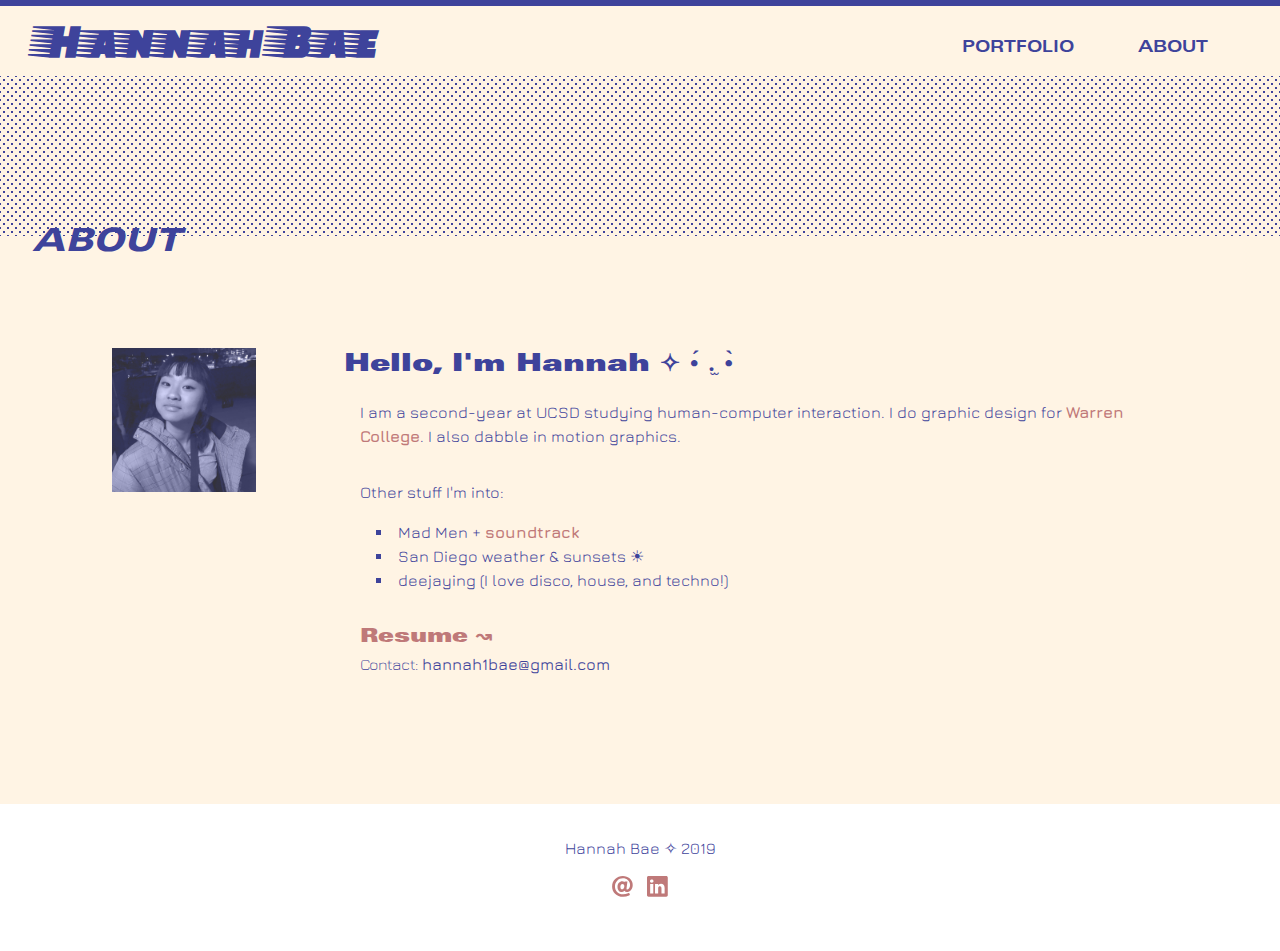
<file: about.html>
<!DOCTYPE html>
<html>
  <head>
    <meta charset="utf-8"/>
    <meta name="viewport" content="width=device-width, initial-scale=1">
  	<title>About ✧ Hannah Bae</title>

    <!-- main.css -->
  	<link rel="stylesheet" type="text/css" href="main.css">

    <!-- fonts -->
    <link href="https://fonts.googleapis.com/css?family=Faster+One|Jura:500" rel="
    stylesheet">
    <link href="https://fonts.googleapis.com/css?family=Goblin+One|Racing+Sans+One" rel="stylesheet">
    <link href="https://fonts.googleapis.com/css?family=Anonymous+Pro" rel="stylesheet">
  </head>

  <body>
    <div class="line"></div>
    <div class="wrapper">

      <!-- header/navbar -->
      <nav class="navbar">
        <a href="index.html" class="logo">Hannah Bae</a>
        <ul class="main-nav">
          <li>
            <a href="index.html" class="nav-links">Portfolio</a>
          </li>
          <li>
            <a href="#about" class="nav-links">About</a>
          </li>
        </ul>
      </nav>

      <!-- hero -->
      <div class="hero-section">
        <div class="hero-section-text">
        </div>
      </div>

      <!-- about section -->
      <div id="about">
        <h1 class="section-title">About</h1>

        <div class="about-main">

          <div class="avatar">
            <img id="avatar" src="./images/hannahnice.png">
          </div>

          <div class="about-text">
            <h3 id="hello">Hello, I'm Hannah ✧ •́ .̫ •̀</h3>
            <p>I am a second-year at UCSD studying human-computer interaction. I do graphic design for <a href="https://warren.ucsd.edu/">Warren College</a>. I also dabble in motion graphics.</p>
            <p>Other stuff I'm into:</p>
            <ul>
              <li>Mad Men + <a href="https://open.spotify.com/user/64lorence/playlist/6y9WzXplsgXRpYH79qU5ZM?si=h_Aj5K8TQO-Yx5mhViylfw" target="_blank">soundtrack</a></li>
              <li>San Diego weather & sunsets ☀</li>
              <li>deejaying (I love disco, house, and techno!)</li>

              <!--
              <div class="playlist">
                <iframe src="https://open.spotify.com/embed/user/1228166740/playlist/2XvEoD5uD45ekqgTqyxgSF&view=coverart" width="300" height="380" frameborder="0" allowtransparency="true" allow="encrypted-media"></iframe>
              </div> -->
            </ul>

            <h3 id="resume"><a href="documents/HannahBaeResume4.pdf" target="_blank">Resume &#8605</a></h3>
            <p id="contact">Contact: <a href="mailto: hannah1bae@gmail.com">hannah1bae@gmail.com</a></p>
          </div> 
        </div>
      </div>

    <!-- footer -->
    <footer class="white-footer">
      <div class="container">
        <p>Hannah Bae ✧ 2019</p>
        <div id="social">
          <ul id="social-list">
            <li id="email">
              <a href="mailto: hannah1bae@gmail.com" title="Email">
                <svg version="1.1" id="Capa_1" xmlns="http://www.w3.org/2000/svg" xmlns:xlink="http://www.w3.org/1999/xlink" x="0px" y="0px" viewBox="0 0 490.2 490.2" style= "enable-background:new 0 0 490.2 490.2;" xml:space="preserve">
                  <g>
                    <path d="M420.95,61.8C376.25,20.6,320.65,0,254.25,0c-69.8,0-129.3,23.4-178.4,70.3s-73.7,105.2-73.7,175
                      c0,66.9,23.4,124.4,70.1,172.6c46.9,48.2,109.9,72.3,189.2,72.3c47.8,0,94.7-9.8,140.7-29.5c15-6.4,22.3-23.6,16.2-38.7l0,0
                      c-6.3-15.6-24.1-22.8-39.6-16.2c-40,17.2-79.2,25.8-117.4,25.8c-60.8,0-107.9-18.5-141.3-55.6c-33.3-37-50-80.5-50-130.4
                      c0-54.2,17.9-99.4,53.6-135.7c35.6-36.2,79.5-54.4,131.5-54.4c47.9,0,88.4,14.9,121.4,44.7s49.5,67.3,49.5,112.5
                      c0,30.9-7.6,56.7-22.7,77.2c-15.1,20.6-30.8,30.8-47.1,30.8c-8.8,0-13.2-4.7-13.2-14.2c0-7.7,0.6-16.7,1.7-27.1l18.6-152.1h-64
                      l-4.1,14.9c-16.3-13.3-34.2-20-53.6-20c-30.8,0-57.2,12.3-79.1,36.8c-22,24.5-32.9,56.1-32.9,94.7c0,37.7,9.7,68.2,29.2,91.3
                      c19.5,23.2,42.9,34.7,70.3,34.7c24.5,0,45.4-10.3,62.8-30.8c13.1,19.7,32.4,29.5,57.9,29.5c37.5,0,69.9-16.3,97.2-49
                      c27.3-32.6,41-72,41-118.1C488.05,152.9,465.75,103,420.95,61.8z M273.55,291.9c-11.3,15.2-24.8,22.9-40.5,22.9
                      c-10.7,0-19.3-5.6-25.8-16.8c-6.6-11.2-9.9-25.1-9.9-41.8c0-20.6,4.6-37.2,13.8-49.8s20.6-19,34.2-19c11.8,0,22.3,4.7,31.5,14.2
                      s13.8,22.1,13.8,37.9C290.55,259.2,284.85,276.6,273.55,291.9z"/>
                  </g>
                </svg>
              </a>
            </li>

            <li id="linkedin">
              <a href="#" title="LinkedIn">
                <svg version="1.1" id="Capa_1" xmlns="http://www.w3.org/2000/svg" xmlns:xlink="http://www.w3.org/1999/xlink" x="0px" y="0px" viewBox="0 0 430.117 430.118" style="enable-background:new 0 0 430.117 430.118;"xml:space="preserve">
                  <g>
                    <path id="LinkedIn__x28_alt_x29_" d="M398.355,0H31.782C14.229,0,0.002,13.793,0.002,30.817v368.471
                      c0,17.025,14.232,30.83,31.78,30.83h366.573c17.549,0,31.76-13.814,31.76-30.83V30.817C430.115,13.798,415.904,0,398.355,0z
                       M130.4,360.038H65.413V165.845H130.4V360.038z M97.913,139.315h-0.437c-21.793,0-35.92-14.904-35.92-33.563
                      c0-19.035,14.542-33.535,36.767-33.535c22.227,0,35.899,14.496,36.331,33.535C134.654,124.415,120.555,139.315,97.913,139.315z
                       M364.659,360.038h-64.966V256.138c0-26.107-9.413-43.921-32.907-43.921c-17.973,0-28.642,12.018-33.327,23.621
                      c-1.736,4.144-2.166,9.94-2.166,15.728v108.468h-64.954c0,0,0.85-175.979,0-194.192h64.964v27.531
                      c8.624-13.229,24.035-32.1,58.534-32.1c42.76,0,74.822,27.739,74.822,87.414V360.038z M230.883,193.99
                      c0.111-0.182,0.266-0.401,0.42-0.614v0.614H230.883z"/>
                  </g>
                </svg>
              </a>
            </li>
            
          </ul>
        </div>
      </div>
    </footer>

  </body>
</html>
</file>
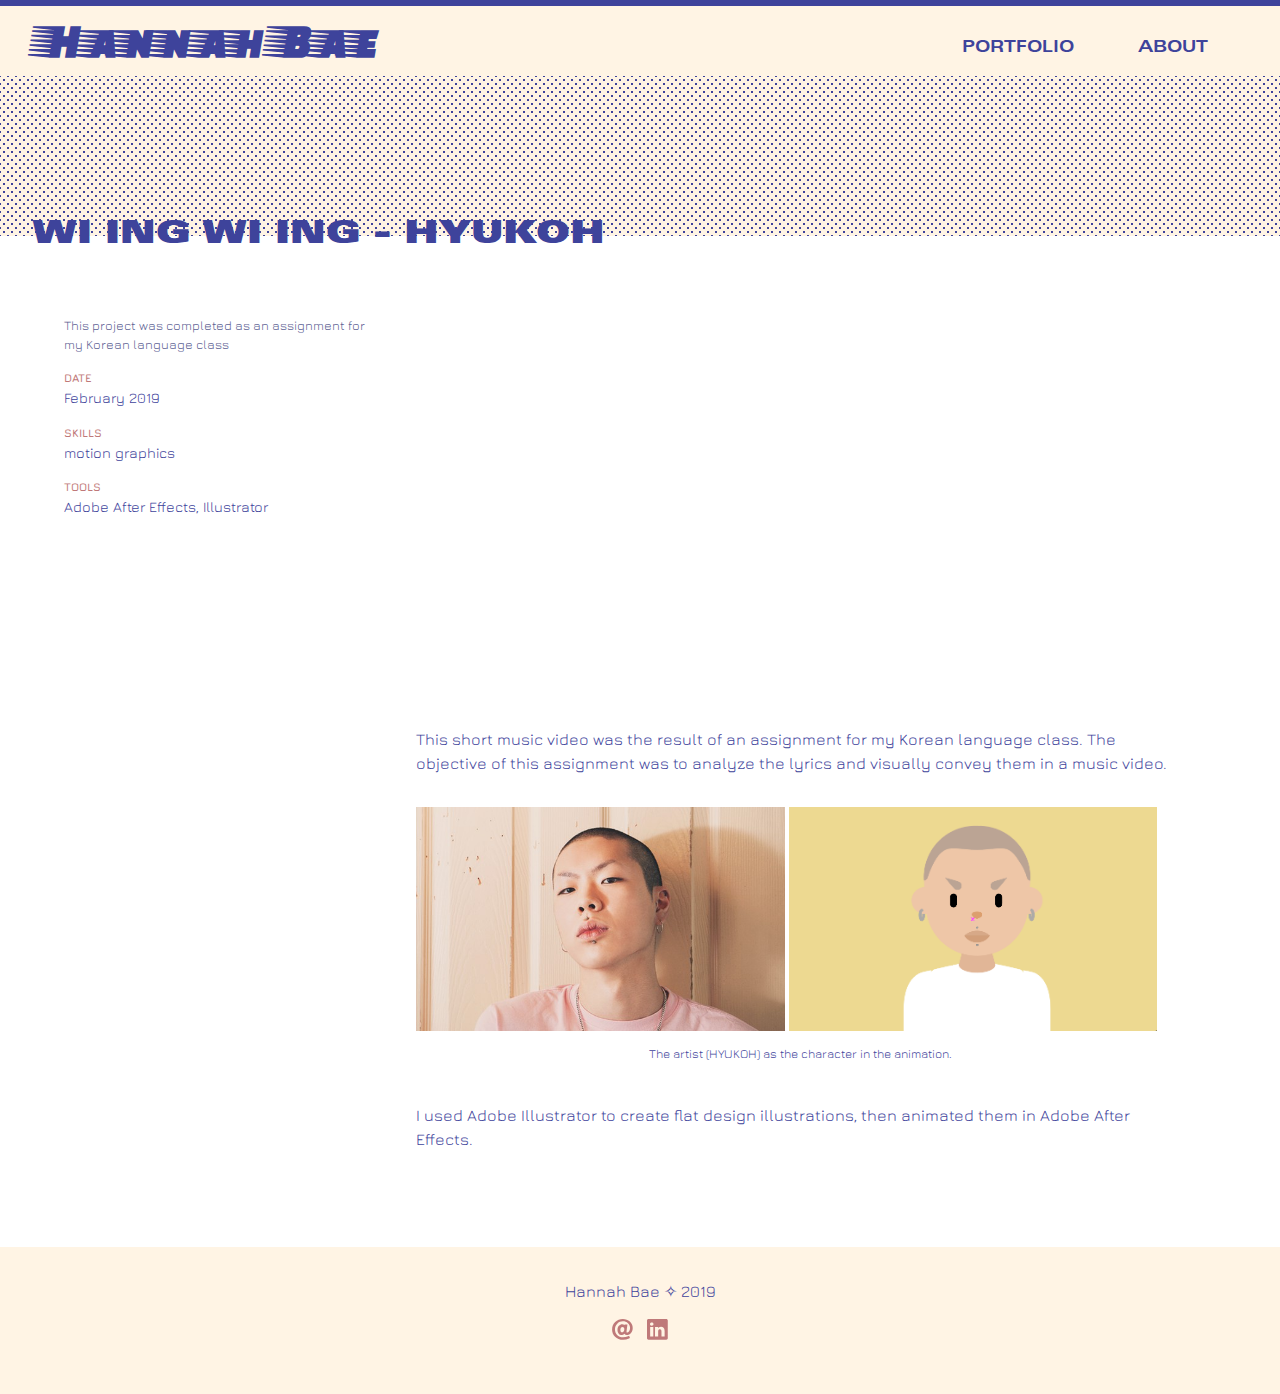
<file: wiing.html>
<!DOCTYPE html>
<html>
  <head>
    <meta charset="utf-8"/>
    <meta name="viewport" content="width=device-width, initial-scale=1">
  	<title>위잉위잉 ✧ Hannah Bae</title>

    <!-- main.css -->
  	<link rel="stylesheet" type="text/css" href="main.css">

    <!-- fonts -->
    <link href="https://fonts.googleapis.com/css?family=Faster+One|Jura:500" rel="
    stylesheet">
    <link href="https://fonts.googleapis.com/css?family=Goblin+One|Racing+Sans+One" rel="stylesheet">
    <link href="https://fonts.googleapis.com/css?family=Anonymous+Pro" rel="stylesheet">
  </head>

  <body>
    <div class="line"></div>
    <div class="wrapper">

      <!-- header/navbar -->
      <nav class="navbar">
        <a href="index.html" class="logo">Hannah Bae</a>
        <ul class="main-nav">
          <li>
            <a href="index.html" class="nav-links">Portfolio</a>
          </li>
          <li>
            <a href="about.html" class="nav-links">About</a>
          </li>
        </ul>
      </nav>

      <!-- hero -->
      <div class="hero-section">
        <div class="hero-section-text">
        </div>
      </div>

      <!-- project section -->
      <div id="project">
        <h1 class="project-name">WI ING WI ING - HYUKOH</h1>

        <div class="content">

        	<div id="side">

            <div class="info note">
              <p>This project was completed as an assignment for my Korean language class</p>
            </div>

        		<div class="info">
        			<h4>Date</h4>
        			<p>February 2019</p>
        		</div>

        		<div class="info">
        			<h4>Skills</h4>
        			<p>motion graphics</p>
        		</div>

        		<div class="info">
        			<h4>Tools</h4>
        			<p>Adobe After Effects, Illustrator</p>
        		</div>

        	</div>

        	<div id="main">
        		<iframe width="560" height="315" src="https://www.youtube.com/embed/7StgINAoJxE" frameborder="0" allow="accelerometer; autoplay; encrypted-media; gyroscope; picture-in-picture" allowfullscreen></iframe>

        		<p>This short music video was the result of an assignment for my Korean language class. The objective of this assignment was to analyze the lyrics and visually convey them in a music video.</p>

            <div id="img-cont">
              <img src="images/wiing/hyukoh-irl.jpg"/>
              <img src="images/wiing/hyukoh-character.png"/>
              <p class="caption">The artist (HYUKOH) as the character in the animation.</p>
            </div>

        		<p>I used Adobe Illustrator to create flat design illustrations, then animated them in Adobe After Effects.</p>
        	</div>

        </div>
      </div>

    </div>

    <!-- footer -->
    <footer>
      <div class="container">
        <p>Hannah Bae ✧ 2019</p>
        <div id="social">
          <ul id="social-list">
            <li id="email">
              <a href="mailto: hannah1bae@gmail.com" title="Email">
                <svg version="1.1" id="Capa_1" xmlns="http://www.w3.org/2000/svg" xmlns:xlink="http://www.w3.org/1999/xlink" x="0px" y="0px" viewBox="0 0 490.2 490.2" style= "enable-background:new 0 0 490.2 490.2;" xml:space="preserve">
                  <g>
                    <path d="M420.95,61.8C376.25,20.6,320.65,0,254.25,0c-69.8,0-129.3,23.4-178.4,70.3s-73.7,105.2-73.7,175
                      c0,66.9,23.4,124.4,70.1,172.6c46.9,48.2,109.9,72.3,189.2,72.3c47.8,0,94.7-9.8,140.7-29.5c15-6.4,22.3-23.6,16.2-38.7l0,0
                      c-6.3-15.6-24.1-22.8-39.6-16.2c-40,17.2-79.2,25.8-117.4,25.8c-60.8,0-107.9-18.5-141.3-55.6c-33.3-37-50-80.5-50-130.4
                      c0-54.2,17.9-99.4,53.6-135.7c35.6-36.2,79.5-54.4,131.5-54.4c47.9,0,88.4,14.9,121.4,44.7s49.5,67.3,49.5,112.5
                      c0,30.9-7.6,56.7-22.7,77.2c-15.1,20.6-30.8,30.8-47.1,30.8c-8.8,0-13.2-4.7-13.2-14.2c0-7.7,0.6-16.7,1.7-27.1l18.6-152.1h-64
                      l-4.1,14.9c-16.3-13.3-34.2-20-53.6-20c-30.8,0-57.2,12.3-79.1,36.8c-22,24.5-32.9,56.1-32.9,94.7c0,37.7,9.7,68.2,29.2,91.3
                      c19.5,23.2,42.9,34.7,70.3,34.7c24.5,0,45.4-10.3,62.8-30.8c13.1,19.7,32.4,29.5,57.9,29.5c37.5,0,69.9-16.3,97.2-49
                      c27.3-32.6,41-72,41-118.1C488.05,152.9,465.75,103,420.95,61.8z M273.55,291.9c-11.3,15.2-24.8,22.9-40.5,22.9
                      c-10.7,0-19.3-5.6-25.8-16.8c-6.6-11.2-9.9-25.1-9.9-41.8c0-20.6,4.6-37.2,13.8-49.8s20.6-19,34.2-19c11.8,0,22.3,4.7,31.5,14.2
                      s13.8,22.1,13.8,37.9C290.55,259.2,284.85,276.6,273.55,291.9z"/>
                  </g>
                </svg>
              </a>
            </li>

            <li id="linkedin">
              <a href="#" title="LinkedIn">
                <svg version="1.1" id="Capa_1" xmlns="http://www.w3.org/2000/svg" xmlns:xlink="http://www.w3.org/1999/xlink" x="0px" y="0px" viewBox="0 0 430.117 430.118" style="enable-background:new 0 0 430.117 430.118;"xml:space="preserve">
                  <g>
                    <path id="LinkedIn__x28_alt_x29_" d="M398.355,0H31.782C14.229,0,0.002,13.793,0.002,30.817v368.471
                      c0,17.025,14.232,30.83,31.78,30.83h366.573c17.549,0,31.76-13.814,31.76-30.83V30.817C430.115,13.798,415.904,0,398.355,0z
                       M130.4,360.038H65.413V165.845H130.4V360.038z M97.913,139.315h-0.437c-21.793,0-35.92-14.904-35.92-33.563
                      c0-19.035,14.542-33.535,36.767-33.535c22.227,0,35.899,14.496,36.331,33.535C134.654,124.415,120.555,139.315,97.913,139.315z
                       M364.659,360.038h-64.966V256.138c0-26.107-9.413-43.921-32.907-43.921c-17.973,0-28.642,12.018-33.327,23.621
                      c-1.736,4.144-2.166,9.94-2.166,15.728v108.468h-64.954c0,0,0.85-175.979,0-194.192h64.964v27.531
                      c8.624-13.229,24.035-32.1,58.534-32.1c42.76,0,74.822,27.739,74.822,87.414V360.038z M230.883,193.99
                      c0.111-0.182,0.266-0.401,0.42-0.614v0.614H230.883z"/>
                  </g>
                </svg>
              </a>
            </li>
            
          </ul>
        </div>
      </div>
    </footer>

  </body>
</html>
</file>
<file: main.css>
/*-------------
 FONTS
--------------*/

@font-face {
	font-family: 'Syne Extra';
	src: url('./fonts/Syne-Extra.woff2') format('woff2'),
			 url('./fonts/Syne-Extra.woff') format('woff');
}

@font-face {
	font-family: 'Univers LT Std 63';
	src: url('./fonts/UniversLTStd-BoldEx.woff') format('woff');
}

@font-face {
	font-family: 'Univers LT Std 73';
	src: url('./fonts/UniversLTStd-BlackEx.woff') format('woff');
}

@font-face {
	font-family: 'Univers LT Std 93';
	src: url('./fonts/UniversLTStd-XBlackEx.woff') format('woff');
}


/*-------------
 CSS RESET 
--------------*/

* {
  padding: 0;
  border: 0;
  margin: 0;
  box-sizing: border-box;
}

a {
  text-decoration: none;
}

li {
  list-style: none;
}

/*-------------
 BASE STRUCTURE 
--------------*/

html,
body {
  font-family: 'Jura', monospace;
  font-size: 16px;
  height: 100%;
  width: 100%;
  scroll-behavior: smooth;
}

body {
  color: #3e439b;
  background-color: #fff4e4;
  text-align: center;
  font-weight: 400;
  line-height: 1.5
}

::selection {
	color: #fff4e4;
	background: #3e439b;
}

a {
  color: #bf7979;
  font-weight: 900;
}
 
a:hover {
	color: #c34141;
	font-weight: 900;
	font-style: italic;
  transition: 0.3s ease;
}

.line {
	width: 100%;
	height: 6px;
	background-color: #3e439b;
}

.section-title {
	font-family: 'Univers LT Std 73', sans-serif;
	font-style: italic;
	text-transform: uppercase;
	font-size: 2em;
}


/*-------------
 HEADER / NAVBAR
--------------*/

.navbar {
	margin: 0 auto;
	padding-bottom: 1em;
	text-align: center;
	align-items: center;
}

.navbar a {
	color: #3e439b;
}

.navbar a:hover {
	color: #fff4e4;
	font-style: normal;
	text-decoration: none;
	text-shadow:
		-1px -1px 0 #3e439b,
		1px -1px 0 #3e439b,
		-1px 1px 0 #3e439b,
		1px 1px 0 #3e439b;
}

.logo {
	margin: 0 auto;
	text-align: center;
	font-size: 12.5vw;
	font-family: 'Faster One', cursive;
}

.main-nav li {
	font-family: 'Univers LT Std 63', sans-serif;
	text-transform: uppercase;
	text-align: center;
	padding: 1em;
}


@media only screen and (min-width: 900px) {

	.navbar {
		display: flex;
		justify-content: space-between;
		padding-bottom: 0;
		height: 70px;
		align-items: flex-end;
	}

	.logo {
		font-size: 3rem;
		margin-left: 40px;
	}

	.main-nav {
		display: flex;
		flex-direction: row;
		justify-content: flex-end;
		margin-right: 40px;
	}

	.nav-links {
		margin: 0 1em;
	}

}


/*-------------
 HERO
--------------*/

.hero-section {
  background-image: radial-gradient(#3e439b 15%, transparent 0),
    radial-gradient(#3e439b 15%, transparent 0);
  background-size: 8px 8px;
  background-position: 0 0, 4px 4px;
}

.hero-section-text {
	margin: auto;
	transform: rotate(-10deg);
	padding-top: 4rem;
	padding-bottom: 6rem;
	width: 50%;
	max-width: 30rem;
	font-size: 2rem;
	font-style:italic;
	line-height: 1.1;
	font-family: 'Racing Sans One', cursive;
}


/*-------------
 PORTFOLIO
--------------*/

#portfolio {
	background-color: #fff;
	padding: 40px;
	padding-top: 0;
}

 .section-title {
	text-align: left;
	position: relative;
	bottom: 1rem;
}

.project-grid {
	display: grid;
	grid-gap: 5%;
	margin: 2rem 3rem;
}

.project-card {
	margin: 0 auto;
	max-width: 20rem;
}

.card-content {
	text-align: left;
	justify-content: center;
}

.project-thumbnail {
	max-width: 100%;
	margin: 1rem 0;
	display: block;
}

.overlay {
	background-color: #3e439b;
	opacity: 1;
}

.project-card a:hover {

}

.project-title {
	font-family: 'Univers LT Std 63';
}

.project-description {
	margin: auto;
	font-weight: 400;
	color: #5c6193;
}

@media only screen and (min-width: 768px) {

	.project-grid {
		display: grid;
		grid-template-columns: 1fr 1fr;
		justify-content: center;
	}
}

@media only screen and (min-width: 1024px) {

	.project-grid {
		display: grid;
		justify-content: space-around;
		grid-gap: 0;
		/*
		grid-template-columns: 1fr 1fr 1fr;
		justify-content: center;
		*/
	}

	.project-card {
		width: 90%;
		padding: 0;
	}
}
}

/*-------------
 ABOUT
--------------*/

#about {
	padding-top: 0;
}

#about .section-title {
	padding: 2rem;
	text-align: left;
	position: relative;
	bottom: 3rem;
}

.about-main {
	display: flex;
	flex-direction: column;
	margin: 0;
	padding: 0 1rem;
}

#avatar {
	opacity: 0.8;
	width: 40%;
	max-width: 12rem;
}

.about-text {
	text-align: left;
	margin: 1rem auto;
	max-width: 30rem;
	position: relative;
	bottom: 3rem;
	padding: 3rem 0 5rem;
}

.about-text p {
	padding: .5rem;
}

.about-text li {
	list-style-type: square;
	list-style-position: inside;
	padding: 0 2rem;
}

.about-text h3 {
	font-family: 'Univers LT Std 93';
}

#hello {
	font-size: 1.5rem;
}

.playlist {
	display: block;
	margin-top: 1rem;
	text-align: center;
}

#contact {
	padding: 0 1rem;
	margin: 0;
	font-weight: 300;
}

#contact a {
	color: #3e439b;
	font-weight: 500;
}

#contact a:hover {
	font-weight: 700;
	font-style: none;
}

#resume {
	padding: 2rem 1rem 0;
}

@media only screen and (min-width: 900px) {
	.about-main {
		flex-direction: row;
		justify-content: space-around;
		margin: 0 4rem;
	}

	.avatar {
		justify-content: right;
	}

	#avatar {
		width: 90%;
		max-width: 10rem;
	}

	.about-text {
		margin: 0 2rem;
		max-width: 50rem;
	}

	.about-text p {
		padding: 1rem;
	}
}


/*-------------
 PROJECT
--------------*/

#project {
	background-color: #fff;
	position: relative;
	padding: 2rem;
	text-align: left;
}

.project-name {
	font-family: 'Univers LT Std 93';
	padding-bottom: 0;
	position: relative;
	bottom: 3.5rem;
}

#project .content {
	margin: 2rem;
	margin-top: 0;
}

#side {
	font-size: .9rem;
	display: grid;
	grid-template-columns: 1fr 1fr;
	grid-gap: 1rem;
	text-align: left;
}

.info {
	font-size: .9rem;
}

.info h4 {
	color: #bf7979;
	text-transform: uppercase;
	font-size: .7rem;
}

.note {
	font-size: .8rem;
	color: #5c6193;
}

#main {
	margin-top: 2rem;
}

#main img, iframe {
	display: block;
	margin: 2rem auto;
	max-width: 100%;
}

.caption {
	padding: .5rem 1rem;
	font-size: .75rem;
	text-align: center;
}

#img-cont img {
	max-width: 48%;
	height: auto;
	margin: auto;

	display: inline;
}

#main p {
	margin-bottom: 2rem;
}

#main h2 {
	font-family: 'Univers LT Std 73';
}

#main h3 {
	font-family: 'Univers LT Std 63';
}

@media only screen and (min-width: 768px) {

	#side {
		display: grid;
		grid-template-columns: 1fr 1fr 1fr;
		justify-content: center;
	}
}

@media only screen and (min-width: 900px) {

	.content {
		display: flex;
		justify-content: space-around;
	}

	#side {
		min-width: 20rem;
		display: grid;
		grid-gap: 1rem;
		grid-template-columns: 1fr;
		justify-content: center;
		align-content: start;
		grid-gap: 1rem;
		margin-right: 2rem;
	}

	#main {
		padding-right: 2rem;
	}
}

/*-------------
 GALLERY
--------------*/

/*
.row > .column {
  padding: 0 8px;
}

.row:after {
  content: "";
  display: table;
  clear: both;
}

/* Create four equal columns that floats next to eachother 
.column {
  float: left;
  width: 25%;
}
*/

#gallery {
	display: grid;
	grid-gap: 1rem;
	grid-template-columns: 1fr 1fr;
	align-items: center;
}

#gallery img {
	margin: 0;
}

@media only screen and (min-width: 768px) {
	#gallery {
		grid-template-columns: repeat(3, 1fr);
	}
}

@media only screen and (min-width: 1200px) {
	#gallery {
		grid-template-columns: repeat(4, 1fr);
	}
}



/* The Modal (background) */
.modal {
  display: none;
  position: fixed;
  z-index: 1;
  left: 0;
  top: 0;
  height: 100%;
  width: 100%;
  overflow: auto;
  background-color: rgba(255, 255, 255, 0.5);
}

.mySlides img {
  max-height: 90vh;
  width: auto;
  margin: auto;
  padding: 1rem;
}

/* The Close Button */
.close {
  color: #bf7979;
  position: fixed;
  top: 10px;
  right: 25px;
  font-size: 35px;
  font-weight: bold;
}

.close:hover,
.close:focus {
  color: #c34141;
  text-decoration: none;
  cursor: pointer;
}

/* Hide the slides by default */
.mySlides {
  display: none;
}

/* Next & previous buttons */
.prev,
.next {
  cursor: pointer;
  position: fixed;
  top: 50%;
  width: auto;
  padding: 16px;
  margin-top: -50px;
  color: #bf7979;
  font-weight: bold;
  font-size: 20px;
  transition: 0.6s ease;
  border-radius: 0 3px 3px 0;
  user-select: none;
  -webkit-user-select: none;
}

/* Position the "next button" to the right */
.next {
  right: 0;
  border-radius: 3px 0 0 3px;
}

/* On hover, add a black background color with a little bit see-through */
.prev:hover,
.next:hover {
  color: #c34141;
  font-style: normal;
}

/* Caption text */
.caption-container {
  text-align: center;
  background-color: black;
  padding: 2px 16px;
  color: white;
}

#gallery img.hover-shadow {
  transition: 0.2s;
}

.hover-shadow:hover {
  box-shadow: .4rem .4rem rgba(0, 0, 0, 0.2);
}


/*-------------
 FOOTER
--------------*/

footer {
	width: 100%;
	background-color: #fff4e4;
}

.white-footer {
	background-color: #fff;
}

footer .container {
	padding: 2rem;
}

#social {
	margin: 1rem auto;
}

#social-list li {
	display: inline-block;
	padding: 0 .3rem;
}

#social-list svg {
	height: 1.3rem;
	fill: #bf7979;
}

#social-list svg:hover{
	fill: #c34141;
}
</file>
